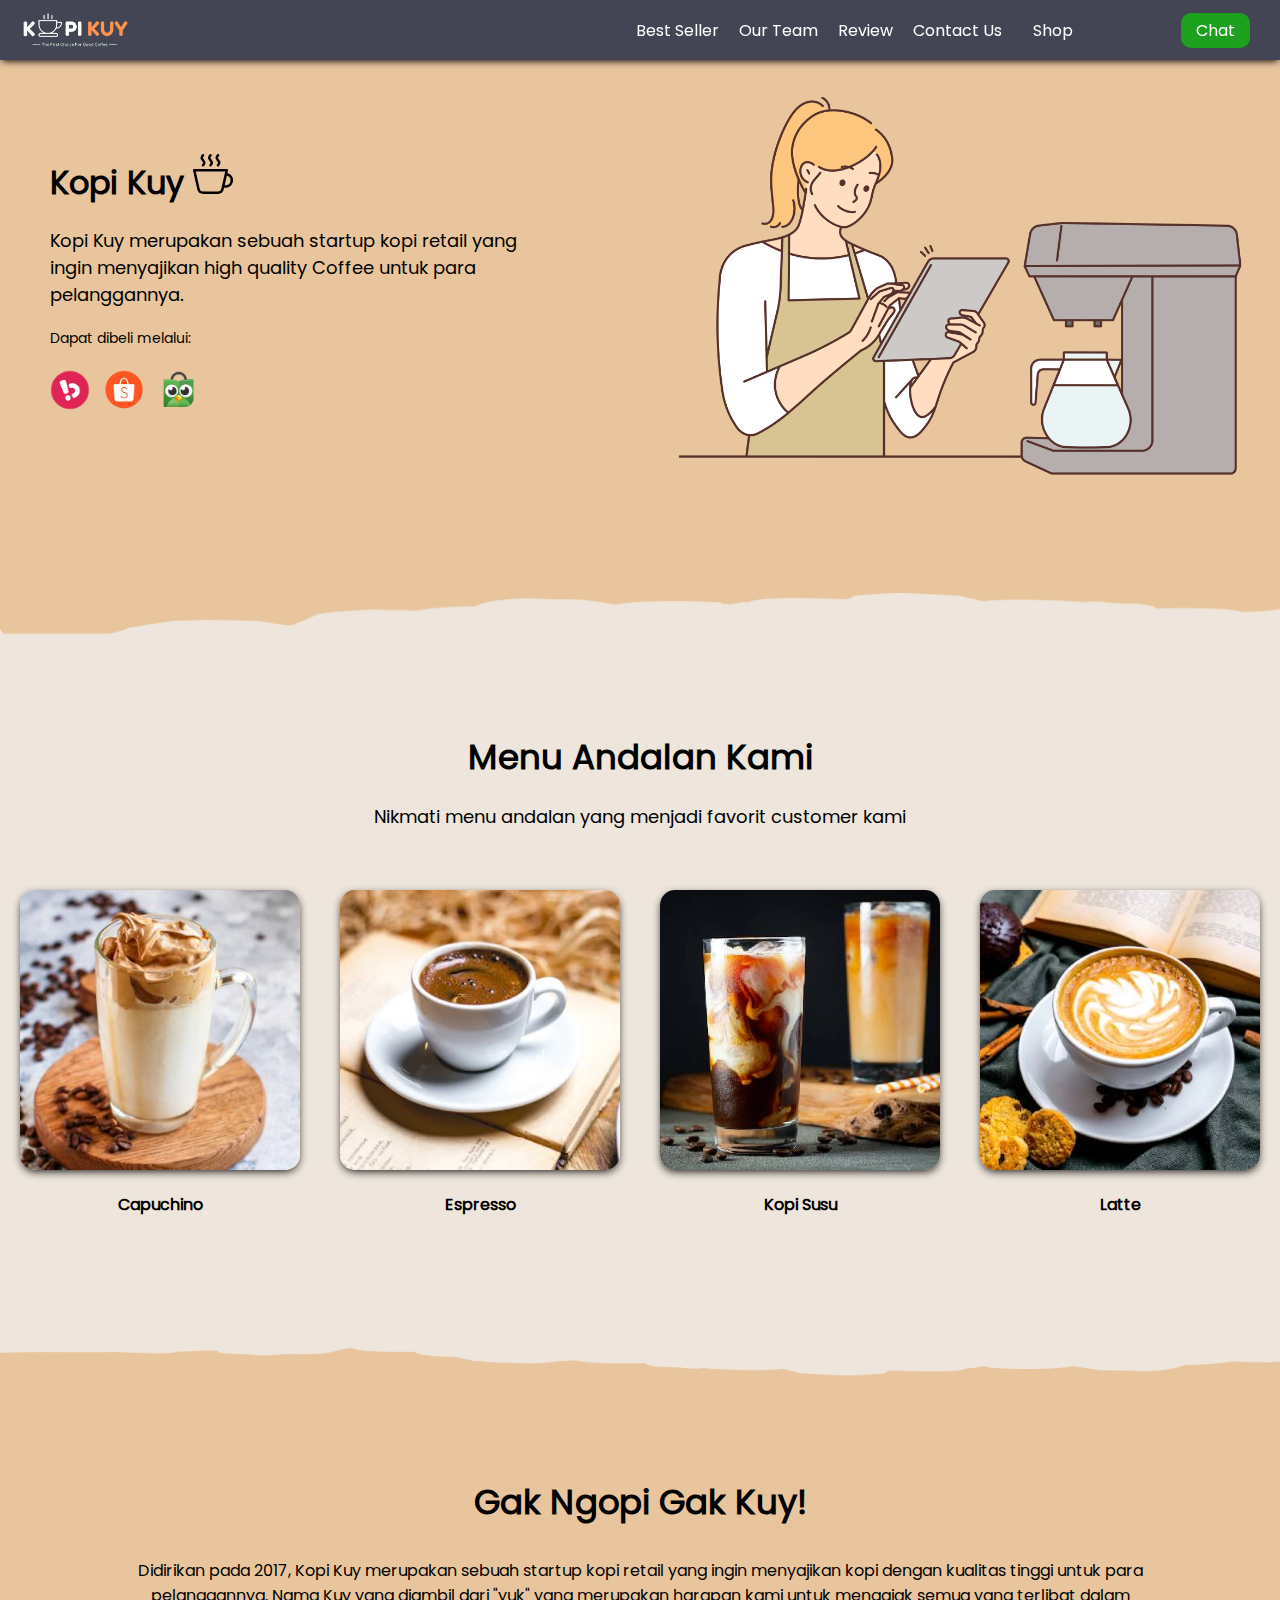
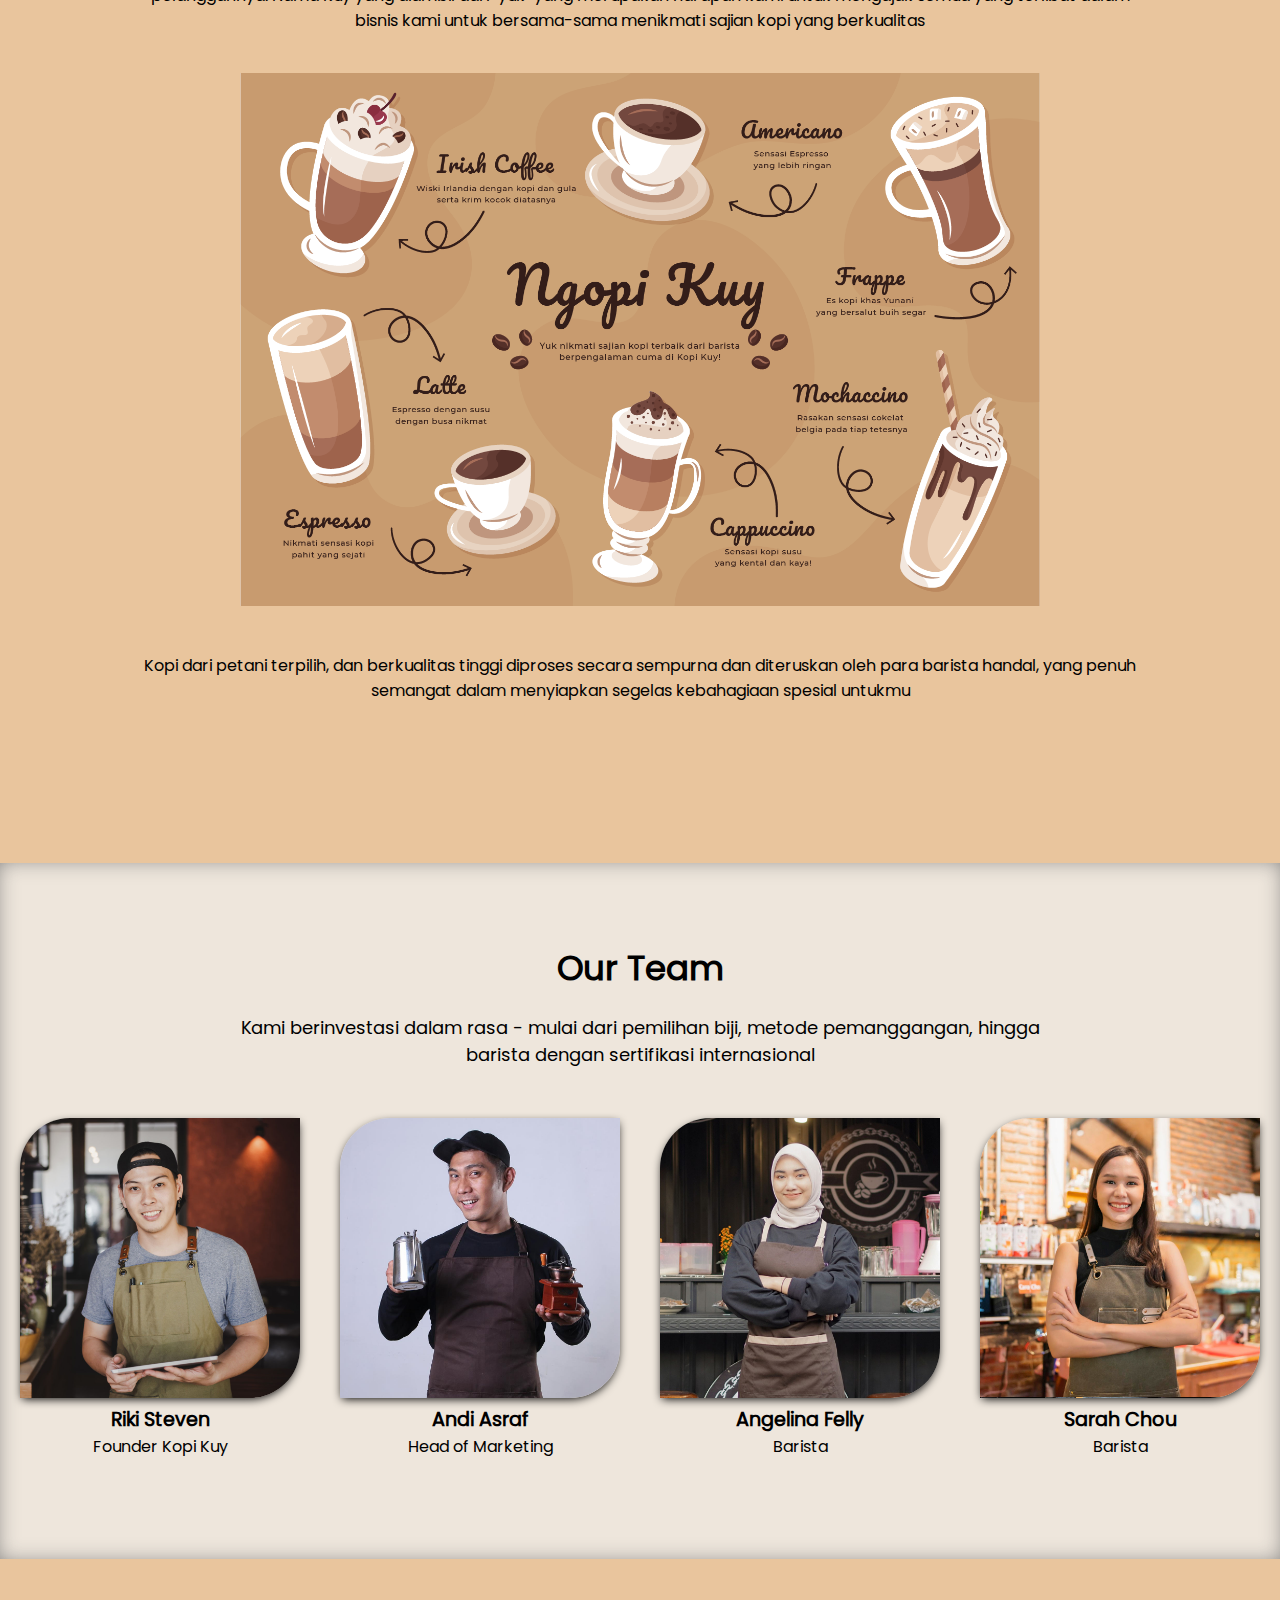
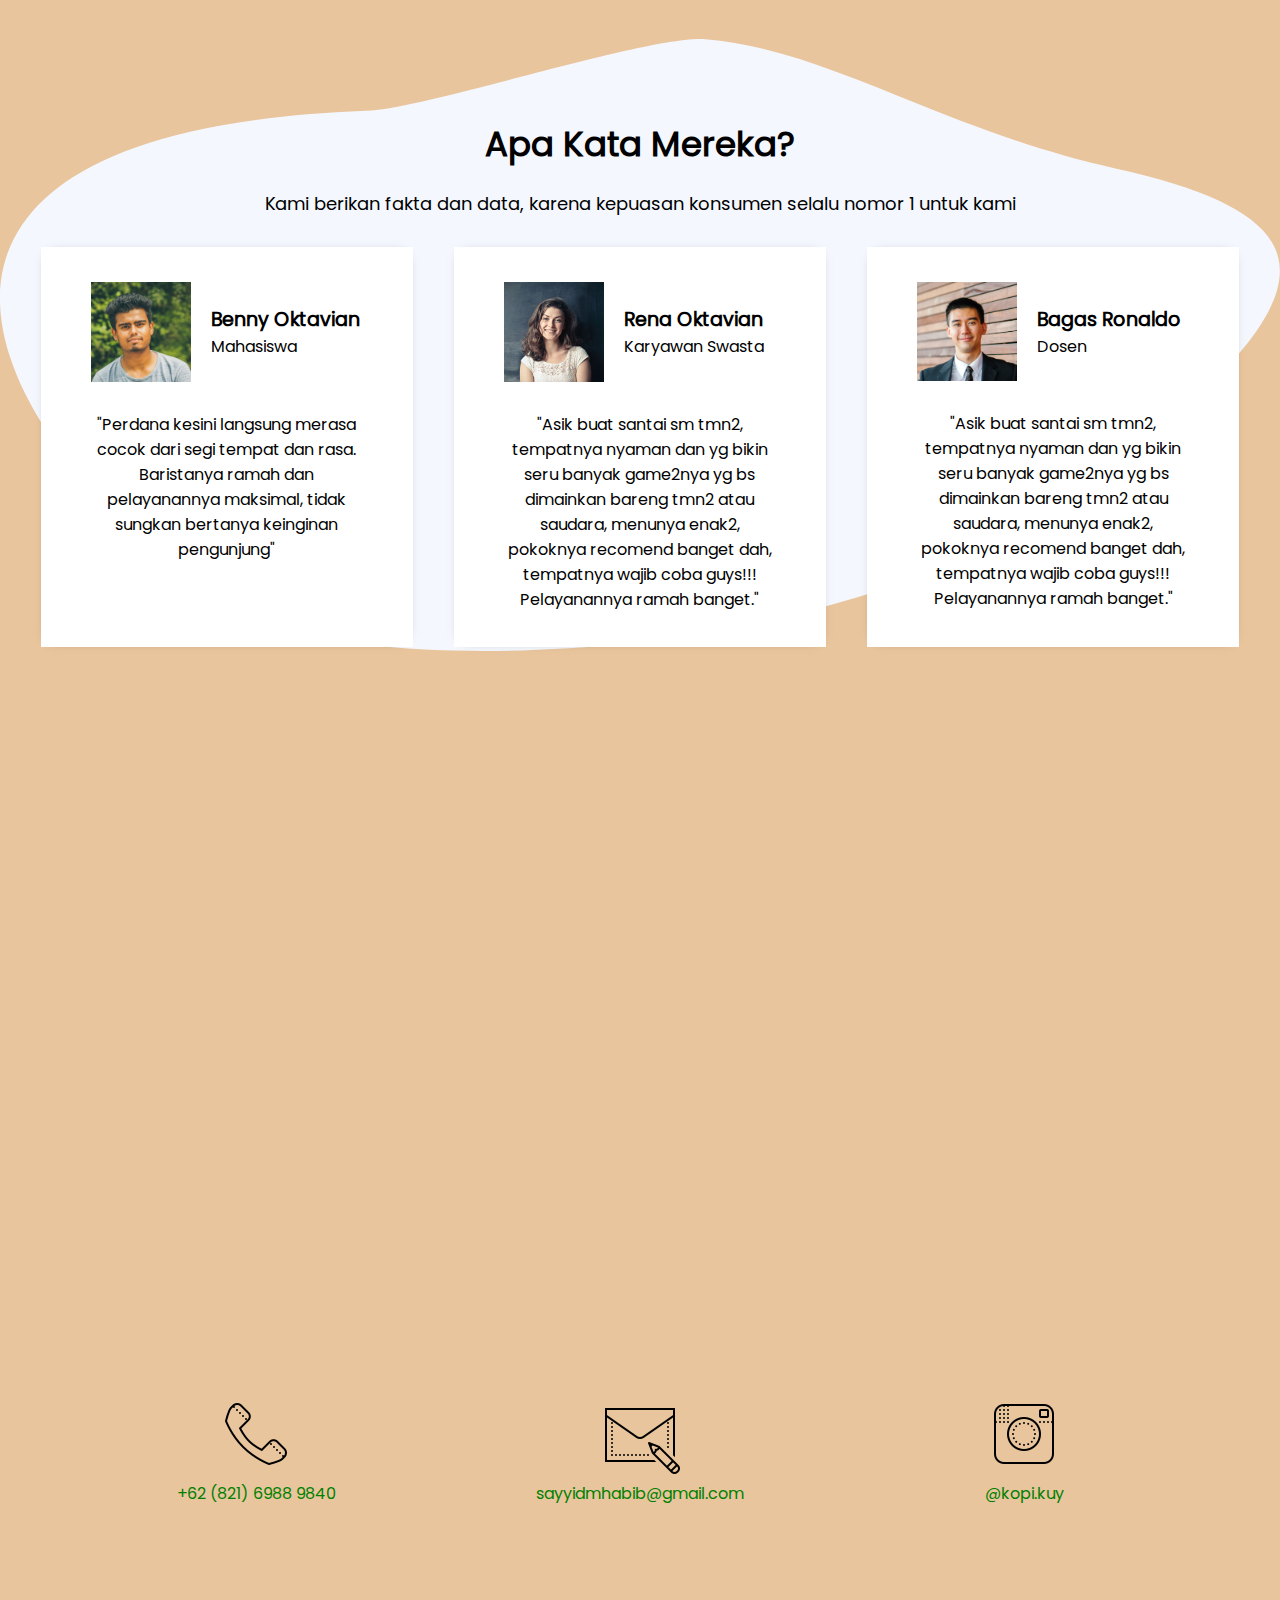
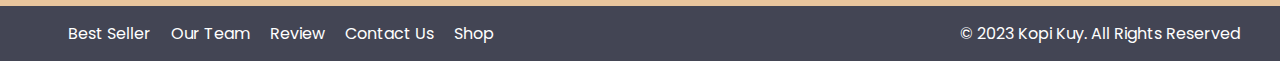
<file: index.html>
<!DOCTYPE html>
<html lang="id">

<head>
    <meta charset="UTF-8">
    <meta http-equiv="X-UA-Compatible" content="IE=edge">
    <meta name="viewport" content="width=device-width, initial-scale=1.0">
    <link rel="shortcut icon" href="images/favicon.ico" type="image/x-icon">
    <title>Website Kopi Kuy</title>
    <link rel="stylesheet" href="css/style.css">
    <link href="https://cdn.jsdelivr.net/npm/bootstrap@5.3.0-alpha3/dist/css/bootstrap.min.css" rel="stylesheet"
        integrity="sha384-KK94CHFLLe+nY2dmCWGMq91rCGa5gtU4mk92HdvYe+M/SXH301p5ILy+dN9+nJOZ" crossorigin="anonymous">
</head>

<body style="background-color: rgb(233, 197, 157);">
    <nav>
        <div class="baris">
            <img class="logo" src="images/logo/logo_kuy.png">
            <div class="navigasi">
                <a href="#best-seller" class="text-decoration-none">Best Seller</a>
                <a href="#our-team" class="text-decoration-none">Our Team</a>
                <a href="#review" class="text-decoration-none">Review</a>
                <a href="#contact-us" class="text-decoration-none">Contact Us</a>
            </div>
            <a class="shop text-decoration-none" href="produk.html">Shop</a>
            <a class="chat text-decoration-none" href="https://wa.me/6282169889840" target="_blank">Chat</a>
        </div>
    </nav>

    <!--Tulis Kode Di Bawah Sini-->

    <header>
        <div class="baris">
            <div class="col-kiri">
                <h1 class="judul-header">
                    Kopi Kuy <img src="images/icon/icon_kopi.svg" alt="">
                </h1>

                <p class="subjudul-header">
                    Kopi Kuy merupakan sebuah startup kopi retail yang ingin menyajikan high quality Coffee untuk para
                    pelanggannya.
                </p>

                <p class="dapat-dibeli">
                    Dapat dibeli melalui:
                </p>

                <div class="olshop">
                    <img src="images/logo/logo_bukalapak.png" alt="">
                    <img src="images/logo/logo_shopee.png" alt="">
                    <img src="images/logo/logo_tokopedia.png" alt="">
                </div>
            </div>
            <img src="images/header/header5.png" alt="" class="col-kanan">
        </div>
    </header>

    <section id="best-seller" class="best-seller">
        <h2 class="judul-best-seller">Menu Andalan Kami</h2>
        <p class="subjudul-best-seller">Nikmati menu andalan yang menjadi favorit customer kami</p>

        <div class="baris">
            <div class="col-produk">
                <img src="images/produk/product_capuchino.jpg" alt="">
                <p class="nama-produk">Capuchino</p>
            </div>
            <div class="col-produk">
                <img src="images/produk/product_espresso.jpg" alt="">
                <p class="nama-produk">Espresso</p>
            </div>
            <div class="col-produk">
                <img src="images/produk/product_kopi_susu.jpg" alt="">
                <p class="nama-produk">Kopi Susu</p>
            </div>
            <div class="col-produk">
                <img src="images/produk/product_latte.jpg" alt="">
                <p class="nama-produk">Latte</p>
            </div>
        </div>
    </section>

    <section id="about-us" class="about-us">
        <h2 class="judul-about-us">Gak Ngopi Gak Kuy!</h2>
        <p class="tentang-about-us">
            Didirikan pada 2017, Kopi Kuy merupakan sebuah startup kopi retail yang ingin menyajikan kopi dengan
            kualitas tinggi untuk para pelanggannya. Nama Kuy yang diambil dari "yuk" yang merupakan harapan kami untuk
            mengajak semua yang terlibat dalam bisnis kami untuk bersama-sama menikmati sajian kopi yang berkualitas
        </p>
        <img src="images/aset_kopi_jumbo.png" alt="">
        <p class="penjelasan-about-us">
            Kopi dari petani terpilih, dan berkualitas tinggi diproses secara sempurna dan diteruskan oleh para barista
            handal, yang penuh semangat dalam menyiapkan segelas kebahagiaan spesial untukmu
        </p>
    </section>

    <section id="our-team" class="our-team">
        <h2 class="judul-team">Our Team</h2>
        <p class="subjudul-team">Kami berinvestasi dalam rasa - mulai dari pemilihan biji, metode pemanggangan, hingga
            barista dengan sertifikasi internasional</p>

        <div class="baris">
            <div class="col-team">
                <img src="images/team/team1.jpg" alt="">
                <h3>Riki Steven</h3>
                <p>Founder Kopi Kuy</p>
            </div>
            <div class="col-team">
                <img src="images/team/team2.jpg" alt="">
                <h3>Andi Asraf</h3>
                <p>Head of Marketing</p>
            </div>
            <div class="col-team">
                <img src="images/team/team3.jpg" alt="">
                <h3>Angelina Felly</h3>
                <p>Barista</p>
            </div>
            <div class="col-team">
                <img src="images/team/team4.jpg" alt="">
                <h3>Sarah Chou</h3>
                <p>Barista</p>
            </div>
        </div>
    </section>

    <section id="review" class="review">
        <h2 class="judul-review">Apa Kata Mereka?</h2>
        <p class="subjudul-team">Kami berikan fakta dan data, karena kepuasan konsumen selalu nomor 1 untuk kami</p>

        <div class="baris">
            <div class="col-review">
                <div class="profile">
                    <img src="images/customer/customer1.jpg" alt="">
                    <div class="nama-profile">
                        <h3>Benny Oktavian</h3>
                        <p>Mahasiswa</p>
                    </div>
                </div>
                <p class="testimoni">
                    "Perdana kesini langsung merasa cocok dari segi tempat dan rasa. Baristanya ramah dan pelayanannya
                    maksimal, tidak sungkan bertanya keinginan pengunjung"
                </p>
            </div>
            <div class="col-review">
                <div class="profile">
                    <img src="images/customer/customer2.jpg" alt="">
                    <div class="nama-profile">
                        <h3>Rena Oktavian</h3>
                        <p>Karyawan Swasta</p>
                    </div>
                </div>
                <p class="testimoni">
                    "Asik buat santai sm tmn2, tempatnya nyaman dan yg bikin seru banyak game2nya yg bs dimainkan bareng
                    tmn2 atau saudara, menunya enak2, pokoknya recomend banget dah, tempatnya wajib coba guys!!!
                    Pelayanannya ramah banget."
                </p>
            </div>
            <div class="col-review">
                <div class="profile">
                    <img src="images/customer/customer3.jpg" alt="">
                    <div class="nama-profile">
                        <h3>Bagas Ronaldo</h3>
                        <p>Dosen</p>
                    </div>
                </div>
                <p class="testimoni">
                    "Asik buat santai sm tmn2, tempatnya nyaman dan yg bikin seru banyak game2nya yg bs dimainkan bareng
                    tmn2 atau saudara, menunya enak2, pokoknya recomend banget dah, tempatnya wajib coba guys!!!
                    Pelayanannya ramah banget."
                </p>
            </div>
        </div>
    </section>

    <section id="contact-us" class="contact-us">
        <iframe
            src="https://www.google.com/maps/embed?pb=!1m18!1m12!1m3!1d3989.696144444471!2d101.36326501475335!3d0.44838899967286633!2m3!1f0!2f0!3f0!3m2!1i1024!2i768!4f13.1!3m3!1m2!1s0x31d5a80d2a1d0fa3%3A0xe1de32f1cdb0a80!2sMasjid%20Al-Barokah!5e0!3m2!1sid!2sid!4v1683692883775!5m2!1sid!2sid"
            width="600" height="450" style="border:0;" allowfullscreen="" loading="lazy"
            referrerpolicy="no-referrer-when-downgrade"></iframe>
        <div class="baris">
            <div class="col-kontak">
                <img src="images/icon/icon_phone.png" alt="">
                <p>+62 (821) 6988 9840</p>
            </div>
            <div class="col-kontak">
                <img src="images/icon/icon_mail.png" alt="">
                <p>sayyidmhabib@gmail.com</p>
            </div>
            <div class="col-kontak">
                <img src="images/icon/icon_instagram.png" alt="">
                <a href="https://instagram.com" role="button">
                    <p>@kopi.kuy</p>
                </a>
            </div>
        </div>
    </section>

    <footer>
        <div class="baris">
            <div class="navigasi">
                <a href="#best-seller">Best Seller</a>
                <a href="#our-team">Our Team</a>
                <a href="#review">Review</a>
                <a href="#contact-us">Contact Us</a>
                <a href="produk.html">Shop</a>
            </div>
            <p class="copyright">© 2023 Kopi Kuy. All Rights Reserved</p>
        </div>
    </footer>

    <!--Kode Selesai-->
</body>

</html>
</file>
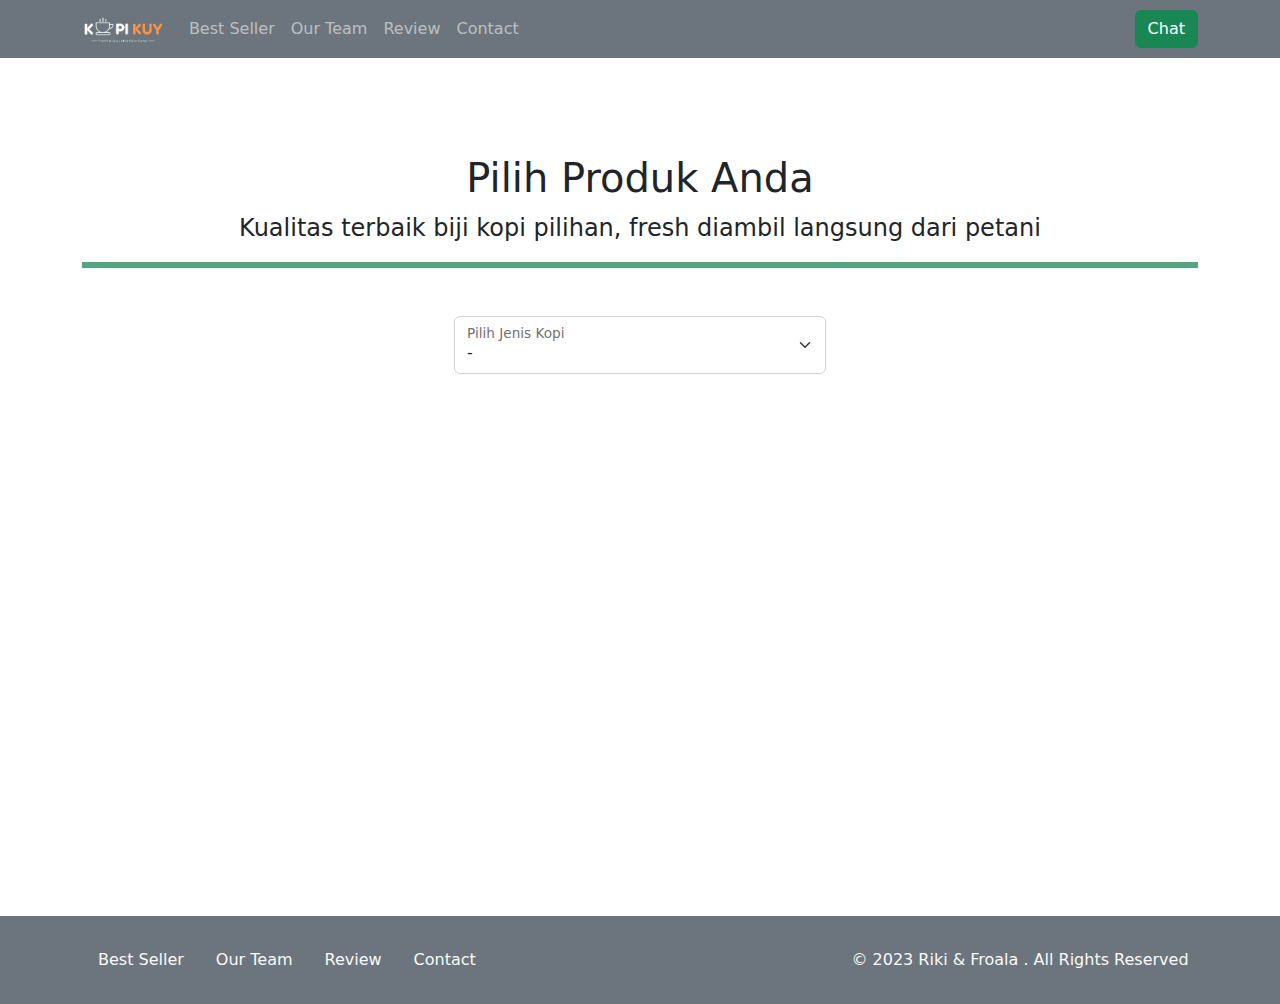
<file: produk.html>
<!DOCTYPE html>
<html lang="id">

<head>
    <meta charset="UTF-8">
    <meta http-equiv="X-UA-Compatible" content="IE=edge">
    <meta name="viewport" content="width=device-width, initial-scale=1.0">
    <link rel="shortcut icon" href="images/favicon/favicon.ico" type="image/x-icon">
    <title>Produk</title>
    <link rel="shortcut icon" href="images/favicon.ico" type="image/x-icon">
    <link rel="stylesheet" href="vendor/bootstrap/bootstrap.min.css">
    <link rel="stylesheet" href="vendor/bootstrap/bootstrap-icons.css">
    <script src="vendor/bootstrap/bootstrap.bundle.min.js"></script>
    <style>
        section {
            min-height: 90vh;
        }

        h5.card-title {
            min-height: 93px;
        }
    </style>
    <script src="js/jquery-3.6.3.min.js"></script>
</head>

<body>
    <!-- Tulis Kode Bootstrap Di Bawah Sini -->
    <nav class="navbar navbar-dark bg-secondary navbar-expand-lg bisadicopy">
        <div class="container">
            <a class="navbar-brand" href="#">
                <img src="images/logo/logo_kuy.png" height="30" alt="image">
            </a>
            <button class="navbar-toggler" type="button" data-bs-toggle="collapse" data-bs-target="#navbarNav11"
                aria-controls="navbarNav11" aria-expanded="false" aria-label="Toggle navigation">
                <span class="navbar-toggler-icon"></span>
            </button>
            <div class="collapse navbar-collapse" id="navbarNav11">
                <ul class="navbar-nav me-auto">
                    <li class="nav-item active">
                        <a class="nav-link" href="index.html#best-seller">Best Seller</a>
                    </li>
                    <li class="nav-item">
                        <a class="nav-link" href="index.html#our-team">Our Team</a>
                    </li>
                    <li class="nav-item">
                        <a class="nav-link" href="index.html#review">Review</a>
                    </li>
                    <li class="nav-item">
                        <a class="nav-link" href="index.html#contact-us">Contact</a>
                    </li>
                </ul>
                <a class="btn btn-success ms-md-3" target="_blank" href="https://wa.me/6282169889840">Chat</a>
            </div>
        </div>
    </nav>

    <section class="produk">
        <div class="container my-5 py-5 text-center">
            <h1>Pilih Produk Anda</h1>
            <p class="fs-4">Kualitas terbaik biji kopi pilihan, fresh diambil langsung dari petani</p>

            <hr class="border border-success border-3 opacity-75">

            <div class="form-floating my-5 col-md-4 mx-auto">
                <select class="form-select" id="select_kopi">
                    <option selected disabled>-</option>
                    <option value="arabica">Arabica</option>
                    <option value="robusta">Robusta</option>
                </select>
                <label for="select_kopi">Pilih Jenis Kopi</label>
            </div>

            <div id="baris_produk" class="row"></div>
        </div>
    </section>

    <footer class="riki-block footer-small bg-secondary py-4">
        <div class="container">
            <div class="row align-items-center">
                <div class="col-12 col-md-8">
                    <ul class="nav justify-content-center justify-content-md-start">
                        <li class="nav-item active">
                            <a class="text-light nav-link" href="index.html#best-seller">Best Seller</a>
                        </li>
                        <li class="nav-item">
                            <a class="text-light nav-link" href="index.html#our-team">Our Team</a>
                        </li>
                        <li class="nav-item">
                            <a class="text-light nav-link" href="index.html#review">Review</a>
                        </li>
                        <li class="nav-item">
                            <a class="text-light nav-link" href="index.html#contact-us">Contact</a>
                        </li>
                    </ul>
                </div>

                <div class="col-12 col-md-4 mt-4 mt-md-0 text-center text-md-right text-light ">
                    © 2023 Riki &amp; Froala . All Rights Reserved
                </div>
            </div>
        </div>
    </footer>

    <script>
        /* Tulis Javascrip Di bawah Sini*/
        var sumber = "https://rikikurnia.com/prakerja/api/kopi";
        var sumber2 = "data.json";

        select_kopi.onchange = function () {
            var pilihan = select_kopi.value;
            var template = "";

            $.getJSON(sumber).then(function (data) {
                var data_kopi = data[pilihan];

                data_kopi.forEach(item => {
                    template += `<div class="col-md-3 mb-3">
                    <div class="card">
                        <img src="${item.foto}"  class="card-img-top" alt="...">
                        <div class="card-body">
                            <h5 class="card-title">${item.nama}</h5>
                            <div class="row my-4">
                                <div class="col">
                                    <i class="bi bi-basket"></i> ${item.size}
                                </div>
                                <div class="col">
                                    Rp. ${item.harga}
                                </div>
                            </div>
                            <a href="#" class="btn btn-success w-100"><i class="bi bi-cart"></i> Beli</a>
                        </div>
                    </div>
                </div>`
                });

                baris_produk.innerHTML = template;

                console.log(data_kopi);
            })
        }
    </script>
</body>

</html>
</file>
<file: css/style.css>
/* Pengaturan Global */

/* Mendaftarkan font ke dalam CSS, dan memberi nama family */
@font-face {
   font-family: 'Poppins';
   src: url(../fonts/poppins.woff2);
}

* {
   box-sizing: border-box;
   margin: 0;
   padding: 0;
}

html {
   /* agar scroll ketika klik pada navigasi menjadi halus */
   scroll-behavior: smooth;
}

body {
   /* mendaftarkan semua teks pada body menjadi family Poppins */
   font-family: 'Poppins';
}

a {
   /* menghilangkan garis bawah pada link */
   text-decoration: none;

   /* menghilangkan warna bawaan pada link */
   color: unset;
}

h2 {
   /* mengatur ukuran huruf ke 34 pixel */
   font-size: 34px;
}

h3 {
   /* mengatur ukuran huruf ke 1.2rem */
   font-size: 1.2rem;
}

h1,
h2,
h3 {
   /* mengatur tebal huruf */
   font-weight: bold;
}

img {
   /* 
      mengatur agar semua elemen img memiliki panjang maksimal 100% agar
      tidak besar gambar tidak melebihi layar ataupun pembungkus
   */
   max-width: 100%;
}

/* Navigasi */

nav {
   /* background-color mengatur warna latar belakang */
   background-color: red;

   /* penulisan 2 background-color seperti ini akan mengabaikan penulisan sebelumnya */
   background-color: #434554;

   /* box-shadow membuat efek bayangan */
   box-shadow: 0 3px 7px -2px #000;

   /* width mengatur panjang elemen */
   width: 100%;
   padding-top: 10px;
   padding-bottom: 10px;

   /* position mengatur posisi elemen, static untuk biasa, fixed untuk efek menempel */
   position: fixed;

   /* Nilai z-index semakin besar, maka elemen akan semakin di depan */
   z-index: 500;
}

/* 
   PERHATIKAN bahwa dalam mengatur elemen, nama elemen langsung ditulis
   sedangkan untuk mengatur class, dibutuhkan tanda titik (.) terlebih dulu
   img {} berarti elemen dengan tag img, 
   sedangkan .img artinya elemen dengan kelas img   
*/

.baris {
   /* 
      display: flex memiliki pengaturan yang dapat mengatur agar elemen
      di dalamnya memiliki ukuran yang fleksibel
   */
   display: flex;

   /* 
      align-items: center mengatur elemen di dalamnya rata tengah vertikal
   */
   align-items: center;

   /* 
      justify-content: center mengatur elemen di dalamnya rata tengah horizontal
   */
   justify-content: center;

   /* 
      flex-wrap: wrap mengatur agar jika panjang elemen berlebih, maka elemen
      akan otomatis diletakan di baris baru
   */
   flex-wrap: wrap;
}

section {
   /* text-align mengatur rata tulisan, bisa bernilai: left, right, center, justify */
   text-align: center;
}

.logo {
   /* height mengatur tinggi elemen */
   height: 40px;
   margin-left: 20px;
}

.navigasi {
   margin-left: auto;
   margin-right: 15px;
}

.navigasi a,
.shop {
   color: #fff;
   padding-left: 8px;
   padding-right: 8px;
}

.shop {
   margin-right: 100px;
}

.chat {
   margin-right: 30px;
   background-color: rgb(29, 160, 29);
   color: #fff;
   padding-top: 5px;
   padding-right: 15px;
   padding-bottom: 5px;
   padding-left: 15px;
   border-radius: 10px;
}


/* HEADER */


header,
section {
   /*
    padding mengatur jarak ke dalam
    pada padding dan margin ditambahkan top / right / bottom / top 
    untuk mengatur jarak masing-masing 
   */
   padding-top: 80px;
   padding-bottom: 80px;

   /* margin mengatur jarak ke luar */
   margin-bottom: 80px;
}

/* penulisan CSS dapat digabung dengan beberapa elemen */
.col-kiri,
.col-kanan {
   /* width mengatur panjang elemen. 50% artinya setengah ukuran pembungkus */
   width: 50%;
}

.col-kiri {
   padding-left: 50px;
   padding-right: 120px;
}

.judul-header {
   margin-bottom: 20px;
}

.subjudul-header {
   /* font-size digunakan untuk mengatur ukuran huruf */
   font-size: 18px;
}

.dapat-dibeli {
   margin-top: 20px;
   margin-bottom: 20px;
   font-size: 14px;
}

.olshop img {
   width: 40px;

   /* height digunakan untuk mengatur tinggi elemen */
   height: auto;
   margin-right: 10px;
}

/* Best Seller */

.best-seller {
   position: relative;

   /* background-color mengatur warna latar belakang elemen */
   background-color: #EEE6DC;
}

/* 
terkait position, after, dan before memerlukan pemahaman mendalam
terkait layout pada CSS untuk dapat memahami secara penuh 
*/

.best-seller::before,
.best-seller::after {
   position: absolute;
   content: "";
   width: 100%;
   height: 76px;

   /* background-image untuk menambahkan gambar sebagai background */
   background-image: url(../images/garis-atas.png);

   /*background-size agar gambar latar menyesuaikan tinggi / panjang elemen */
   background-size: cover;

   top: -60px;
   left: 0;
}

.best-seller::after {
   height: 60px;
   background-image: url(../images/garis-bawah.png);
   top: unset;
   bottom: -60px;
}

.judul-best-seller {
   margin-bottom: 20px;
}

.subjudul-best-seller {
   font-size: 18px;
   margin-bottom: 40px;
}

.col-produk {
   /* 
      Penulisan padding dan margin seperti padding:20px ini penulisan singkat 
      yang berarti top, right, bottom, left nilainya sama, yaitu 20px 
   */
   padding: 20px;
   width: 25%;
}

.col-produk img {
   /* transition membuat animasi transisi dari perubahan style, 0.3s berarti 0.3 detik */
   transition: all 0.3s ease;

   /* border-radius  Membuat sudut membulat */
   border-radius: 15px;

   /* box-shadow membuat efek bayangan */
   box-shadow: 0 3px 10px -2px #000;
}

/* :hover akan dijalankan saat mouse ada di atas elemen */
.col-produk img:hover {

   /* membuat transformasi, bisa berupa scale(1.05), rotate(180deg), translateY(-50px), dsb */
   transform: scale(0.9);
   border-radius: 50%;
}

.nama-produk {
   margin-top: 15px;
   font-weight: bold;
}

/* About US */

.about-us {
   /* max-width: 80%; mengatur panjang maksimal elemen tidak boleh melebihi 80% layar */
   max-width: 80%;

   /* margin-left dan margin-right auto akan membuat posisi elemen berada di tengah */
   margin-left: auto;
   margin-right: auto;
}

.judul-about-us {
   margin-bottom: 30px;
}

/* 
   penulisan .about-us img {} berarti mengatur elemen img 
   yang ada di dalam elemen dengan kelas about-us 
   harap perhatikan .about-us dan image dipisahkan spasi
   penulisan class diawali titik (.) penulisan elemen tidak
*/
.about-us img {
   /* 
      Penulisan width: 800px dan max-width: 100% mengatur agar
      elemen memiliki panjang 800px namun tidak boleh melebihi 100% ukuran layar
   */
   width: 800px;
   max-width: 100%;
}

.tentang-about-us {
   margin-bottom: 40px;
}

.penjelasan-about-us {
   margin-top: 40px;
}

/* OUR TEAM */

.our-team {
   background-color: #EEE6DC;
   box-shadow: inset 0px 0px 23px -6px #707070;
}

.judul-team {
   margin-bottom: 20px;
}

.subjudul-team {
   margin-bottom: 30px;
   font-size: 18px;
   width: 800px;
   max-width: 90%;
   margin-left: auto;
   margin-right: auto;
}

.col-team {
   width: 25%;
   padding: 20px;
}

.col-team img {
   box-shadow: 0 3px 10px -2px #000;
   border-radius: 50px 0px 50px 0px;
}


/* REVIEW */

.review {
   background-image: url(../images/bg-review.svg);
   /* 
      background-size: contain;
      membuat gambar latar belakang tidak terpotong
   */
   background-size: contain;

   /* 
      background-repeat: no-repeat;
      membuat gambar latar belakang tidak diulang (duplikat)
   */
   background-repeat: no-repeat;
   padding-left: 20px;
   padding-right: 20px;
}

.judul-review {
   margin-bottom: 20px;
}

.subjudul-review {
   margin-bottom: 40px;
   font-size: 18px;
}

.review .baris {
   justify-content: space-around;
   /* align-items: stretch; membuat tinggi elemen di dalam .review .baris seragam */
   align-items: stretch;
}

.col-review {
   width: 30%;
   padding: 35px 50px;
   box-shadow: 0px 0px 12px -10px #000;
   background-color: #fff;
}

.profile {
   display: flex;
   margin-bottom: 30px;
   align-items: center;
}

/* mengatur elemen img yang ada di dalam class(.) profile */
.profile img {
   width: 100px;
   margin-right: 20px;
}

.profile .nama-profile {
   text-align: left;
}

/* CONTACT US */
.contact-us {
   margin-bottom: 20px;
}

.col-kontak {
   width: 30%;
   margin-top: 50px;
   /* color mengatur warna tulisan */
   color: green;
}

/* FOOTER */

footer {
   background-color: #434554;
   padding-top: 15px;
   padding-bottom: 15px;
   color: #fff;
   padding-right: 40px;
   padding-left: 40px;
}

footer .navigasi {
   margin-left: 20px;
   margin-right: auto;
}

/* UNTUK RESPONSIF DI BAWAH */
@media (max-width:800px) {
   .navigasi{
      display: none;
   }

   .logo{
      margin-right: auto;
   }

   .shop{
      margin-right: 35px;
   }

   .col-kiri{
      width: 100%;
      text-align: center;
      padding: 20px;
   }

   .col-kanan{
      width: 100%;
   }
}
</file>
